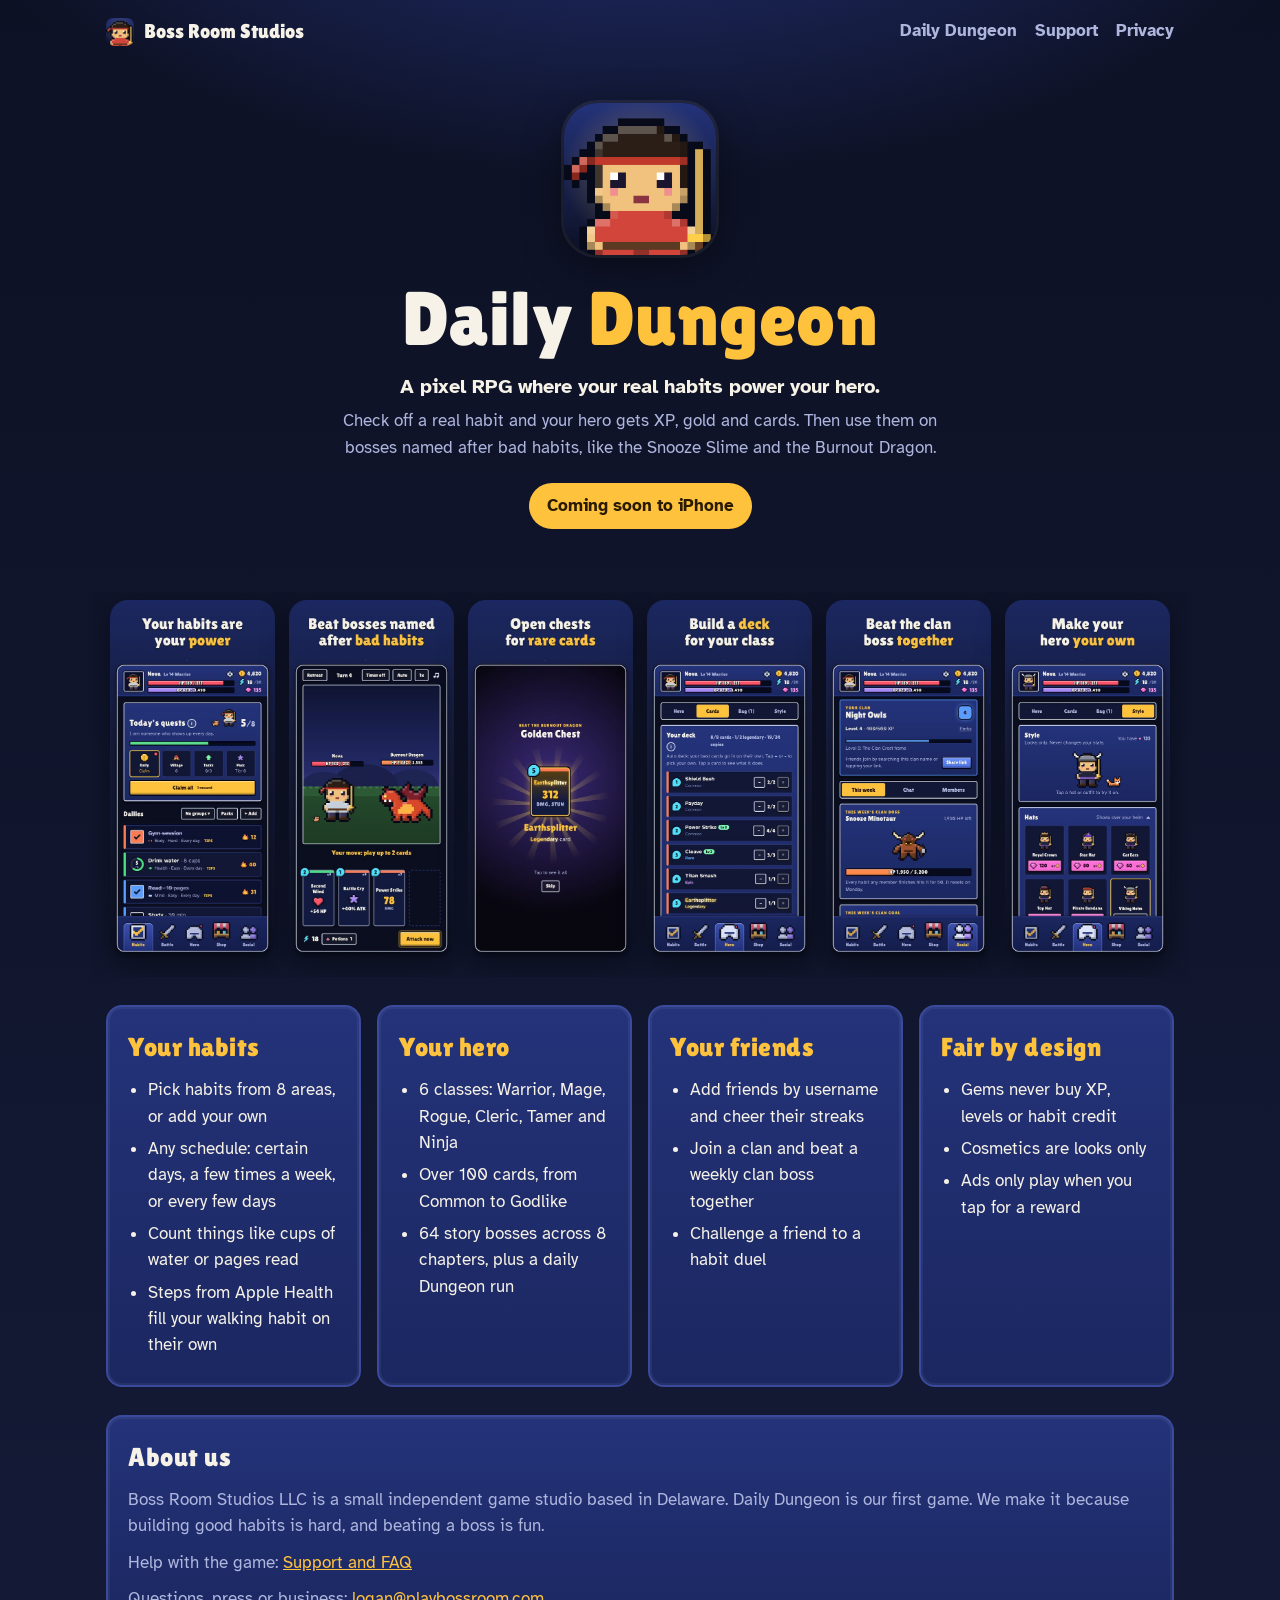
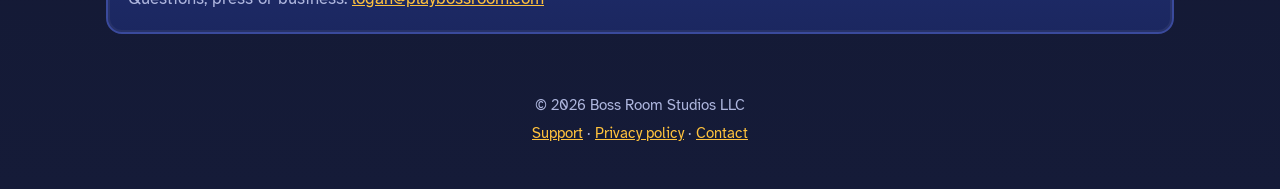
<file: index.html>
<!doctype html>
<html lang="en">
<head>
<meta charset="utf-8">
<meta name="viewport" content="width=device-width, initial-scale=1">
<title>Daily Dungeon by Boss Room Studios</title>
<meta name="description" content="Daily Dungeon is a pixel RPG habit tracker. Check off real habits to power your hero, then beat bosses named after bad habits. By Boss Room Studios LLC.">
<meta property="og:title" content="Daily Dungeon by Boss Room Studios">
<meta property="og:description" content="Your habits are your power. A pixel RPG habit tracker, coming soon to iPhone.">
<meta property="og:image" content="https://playbossroom.com/icon-512.png">
<meta property="og:url" content="https://playbossroom.com/">
<link rel="icon" href="icon-32.png">
<link rel="apple-touch-icon" href="icon-180.png">
<link rel="preconnect" href="https://fonts.googleapis.com">
<link rel="preconnect" href="https://fonts.gstatic.com" crossorigin>
<link href="https://fonts.googleapis.com/css2?family=Atkinson+Hyperlegible:wght@400;700&family=Lilita+One&display=swap" rel="stylesheet">
<link rel="stylesheet" href="style.css">
</head>
<body>
<header class="top">
  <a class="brand" href="./"><img src="icon-32.png" alt="" width="28" height="28"><span>Boss Room Studios</span></a>
  <nav><a href="#game">Daily Dungeon</a><a href="support.html">Support</a><a href="privacy.html">Privacy</a></nav>
</header>

<main>
  <section class="hero" id="game">
    <img class="icon" src="icon-512.png" alt="Daily Dungeon app icon" width="152" height="152">
    <h1>Daily <span>Dungeon</span></h1>
    <p class="tag">A pixel RPG where your real habits power your hero.</p>
    <p class="lead">Check off a real habit and your hero gets XP, gold and cards. Then use them on bosses named after bad habits, like the Snooze Slime and the Burnout Dragon.</p>
    <p class="badge">Coming soon to iPhone</p>
  </section>

  <section class="shots" aria-label="Screenshots">
    <div class="strip">
      <img src="01-habits.jpg" alt="Habits screen: your habits are your power" width="480" height="1043" loading="lazy">
      <img src="02-boss-fight.jpg" alt="Boss fight against the Burnout Dragon" width="480" height="1043" loading="lazy">
      <img src="03-chest.jpg" alt="Opening a chest for a rare card" width="480" height="1043" loading="lazy">
      <img src="04-deck.jpg" alt="Building a card deck for your class" width="480" height="1043" loading="lazy">
      <img src="05-clan.jpg" alt="Beating the weekly clan boss together" width="480" height="1043" loading="lazy">
      <img src="06-style.jpg" alt="Dressing up your hero" width="480" height="1043" loading="lazy">
    </div>
  </section>

  <section class="cards">
    <article class="win">
      <h2>Your habits</h2>
      <ul>
        <li>Pick habits from 8 areas, or add your own</li>
        <li>Any schedule: certain days, a few times a week, or every few days</li>
        <li>Count things like cups of water or pages read</li>
        <li>Steps from Apple Health fill your walking habit on their own</li>
      </ul>
    </article>
    <article class="win">
      <h2>Your hero</h2>
      <ul>
        <li>6 classes: Warrior, Mage, Rogue, Cleric, Tamer and Ninja</li>
        <li>Over 100 cards, from Common to Godlike</li>
        <li>64 story bosses across 8 chapters, plus a daily Dungeon run</li>
      </ul>
    </article>
    <article class="win">
      <h2>Your friends</h2>
      <ul>
        <li>Add friends by username and cheer their streaks</li>
        <li>Join a clan and beat a weekly clan boss together</li>
        <li>Challenge a friend to a habit duel</li>
      </ul>
    </article>
    <article class="win">
      <h2>Fair by design</h2>
      <ul>
        <li>Gems never buy XP, levels or habit credit</li>
        <li>Cosmetics are looks only</li>
        <li>Ads only play when you tap for a reward</li>
      </ul>
    </article>
  </section>

  <section class="about win" id="contact">
    <h2>About us</h2>
    <p>Boss Room Studios LLC is a small independent game studio based in Delaware. Daily Dungeon is our first game. We make it because building good habits is hard, and beating a boss is fun.</p>
    <p>Help with the game: <a href="support.html">Support and FAQ</a></p>
    <p>Questions, press or business: <a href="mailto:logan@playbossroom.com">logan@playbossroom.com</a></p>
  </section>
</main>

<footer>
  <p>&copy; 2026 Boss Room Studios LLC</p>
  <p><a href="support.html">Support</a> &middot; <a href="privacy.html">Privacy policy</a> &middot; <a href="mailto:logan@playbossroom.com">Contact</a></p>
</footer>
</body>
</html>
</file>
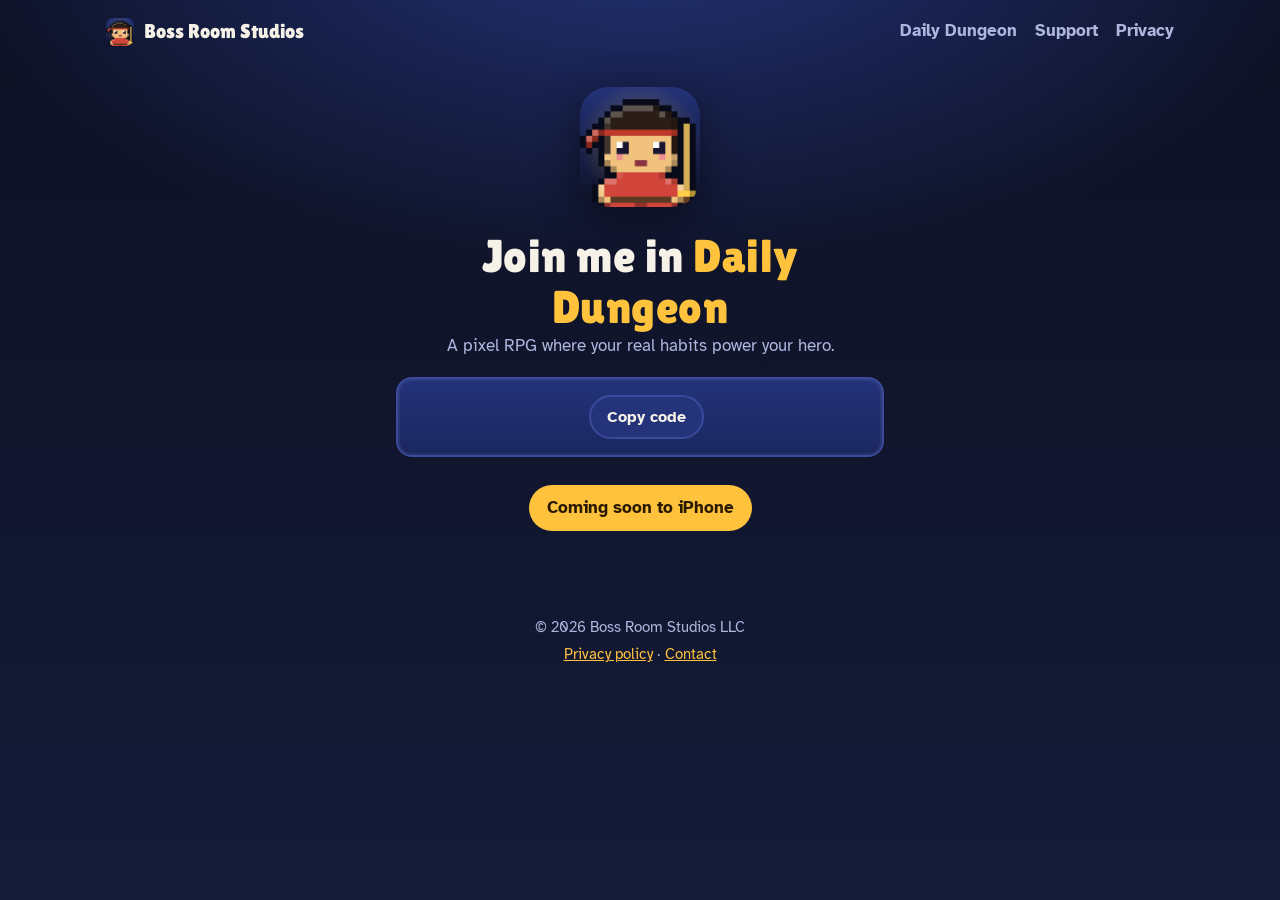
<file: add.html>
<!doctype html>
<html lang="en">
<head>
<meta charset="utf-8">
<meta name="viewport" content="width=device-width, initial-scale=1">
<title>Join me in Daily Dungeon</title>
<meta name="description" content="A friend invited you to Daily Dungeon, the pixel RPG habit tracker. Use their friend code and you both get 200 gold and 10 gems.">
<meta property="og:title" content="Join me in Daily Dungeon">
<meta property="og:description" content="Use my friend code and we both get 200 gold and 10 gems.">
<meta property="og:image" content="https://playbossroom.com/icon-512.png">
<link rel="icon" href="icon-32.png">
<link rel="apple-touch-icon" href="icon-180.png">
<link rel="preconnect" href="https://fonts.googleapis.com">
<link rel="preconnect" href="https://fonts.gstatic.com" crossorigin>
<link href="https://fonts.googleapis.com/css2?family=Atkinson+Hyperlegible:wght@400;700&family=Lilita+One&display=swap" rel="stylesheet">
<link rel="stylesheet" href="style.css">
<style>
  .inv { max-width: 520px; margin: 24px auto 40px; text-align: center; }
  .inv .icon { border-radius: 28px; box-shadow: 0 10px 40px rgba(0,0,0,.45); }
  .inv h1 { font-size: clamp(32px, 8vw, 46px); margin-top: 16px; line-height: 1.1; }
  .inv h1 span { color: var(--gold); }
  .code { display: flex; align-items: center; justify-content: center; gap: 12px; flex-wrap: wrap; margin: 18px 0 6px; padding: 16px; }
  .code b { font: 400 30px "Lilita One", system-ui, sans-serif; color: var(--gold); letter-spacing: .5px; word-break: break-all; }
  .copy { font: 700 16px "Atkinson Hyperlegible", system-ui, sans-serif; padding: 10px 16px; border-radius: 999px; border: 2px solid var(--edge); background: var(--win-2); color: var(--ink); cursor: pointer; }
  .steps { text-align: left; margin: 18px auto 0; padding: 18px 18px 18px 38px; }
  .steps li { margin: 8px 0; }
</style>
</head>
<body>
<header class="top">
  <a class="brand" href="./"><img src="icon-32.png" alt="" width="28" height="28"><span>Boss Room Studios</span></a>
  <nav><a href="./#game">Daily Dungeon</a><a href="support.html">Support</a><a href="privacy.html">Privacy</a></nav>
</header>

<main class="inv">
  <img class="icon" src="icon-512.png" alt="Daily Dungeon app icon" width="120" height="120">
  <h1 id="title">Join me in <span>Daily Dungeon</span></h1>
  <p class="lead" id="lead">A pixel RPG where your real habits power your hero.</p>
  <div class="code win" id="codebox" hidden><b id="code"></b><button class="copy" id="copy" type="button">Copy code</button></div>
  <p id="gift" style="color:var(--dim);font-size:15px" hidden>Use this code and you both get 200 gold and 10 gems.</p>
  <p class="badge">Coming soon to iPhone</p>
  <ol class="steps win" id="steps" hidden>
    <li>Get Daily Dungeon on your iPhone.</li>
    <li id="step2">Open the Social tab and add the code above.</li>
    <li>Your friend gets the same gift when they accept.</li>
  </ol>
</main>

<footer>
  <p>&copy; 2026 Boss Room Studios LLC</p>
  <p><a href="privacy.html">Privacy policy</a> &middot; <a href="mailto:logan@playbossroom.com">Contact</a></p>
</footer>
<script>
(() => {
  const q = new URLSearchParams(location.search);
  const clean = v => (v || '').replace(/[^A-Za-z0-9_ ]/g, '').slice(0, 20).trim();
  const u = clean(q.get('u')).replace(/ /g, ''), clan = clean(q.get('clan'));
  const $ = id => document.getElementById(id);
  if (u) {
    $('title').textContent = '@' + u + ' invited you';
    $('lead').textContent = 'Daily Dungeon is a pixel RPG where your real habits power your hero.';
    $('code').textContent = '@' + u;
    $('codebox').hidden = false; $('gift').hidden = false; $('steps').hidden = false;
  } else if (clan) {
    $('title').textContent = 'Join the clan ' + clan;
    $('lead').textContent = 'Every habit a member finishes hits your weekly clan boss.';
    $('code').textContent = clan;
    $('codebox').hidden = false; $('steps').hidden = false;
    $('step2').textContent = 'Open the Social tab, then Clan, and join by this name.';
    $('steps').lastElementChild.remove();
  }
  $('copy').addEventListener('click', async () => {
    try { await navigator.clipboard.writeText($('code').textContent); $('copy').textContent = 'Copied'; } catch (e) { $('copy').textContent = 'Press and hold to copy'; }
  });
})();
</script>
</body>
</html>
</file>
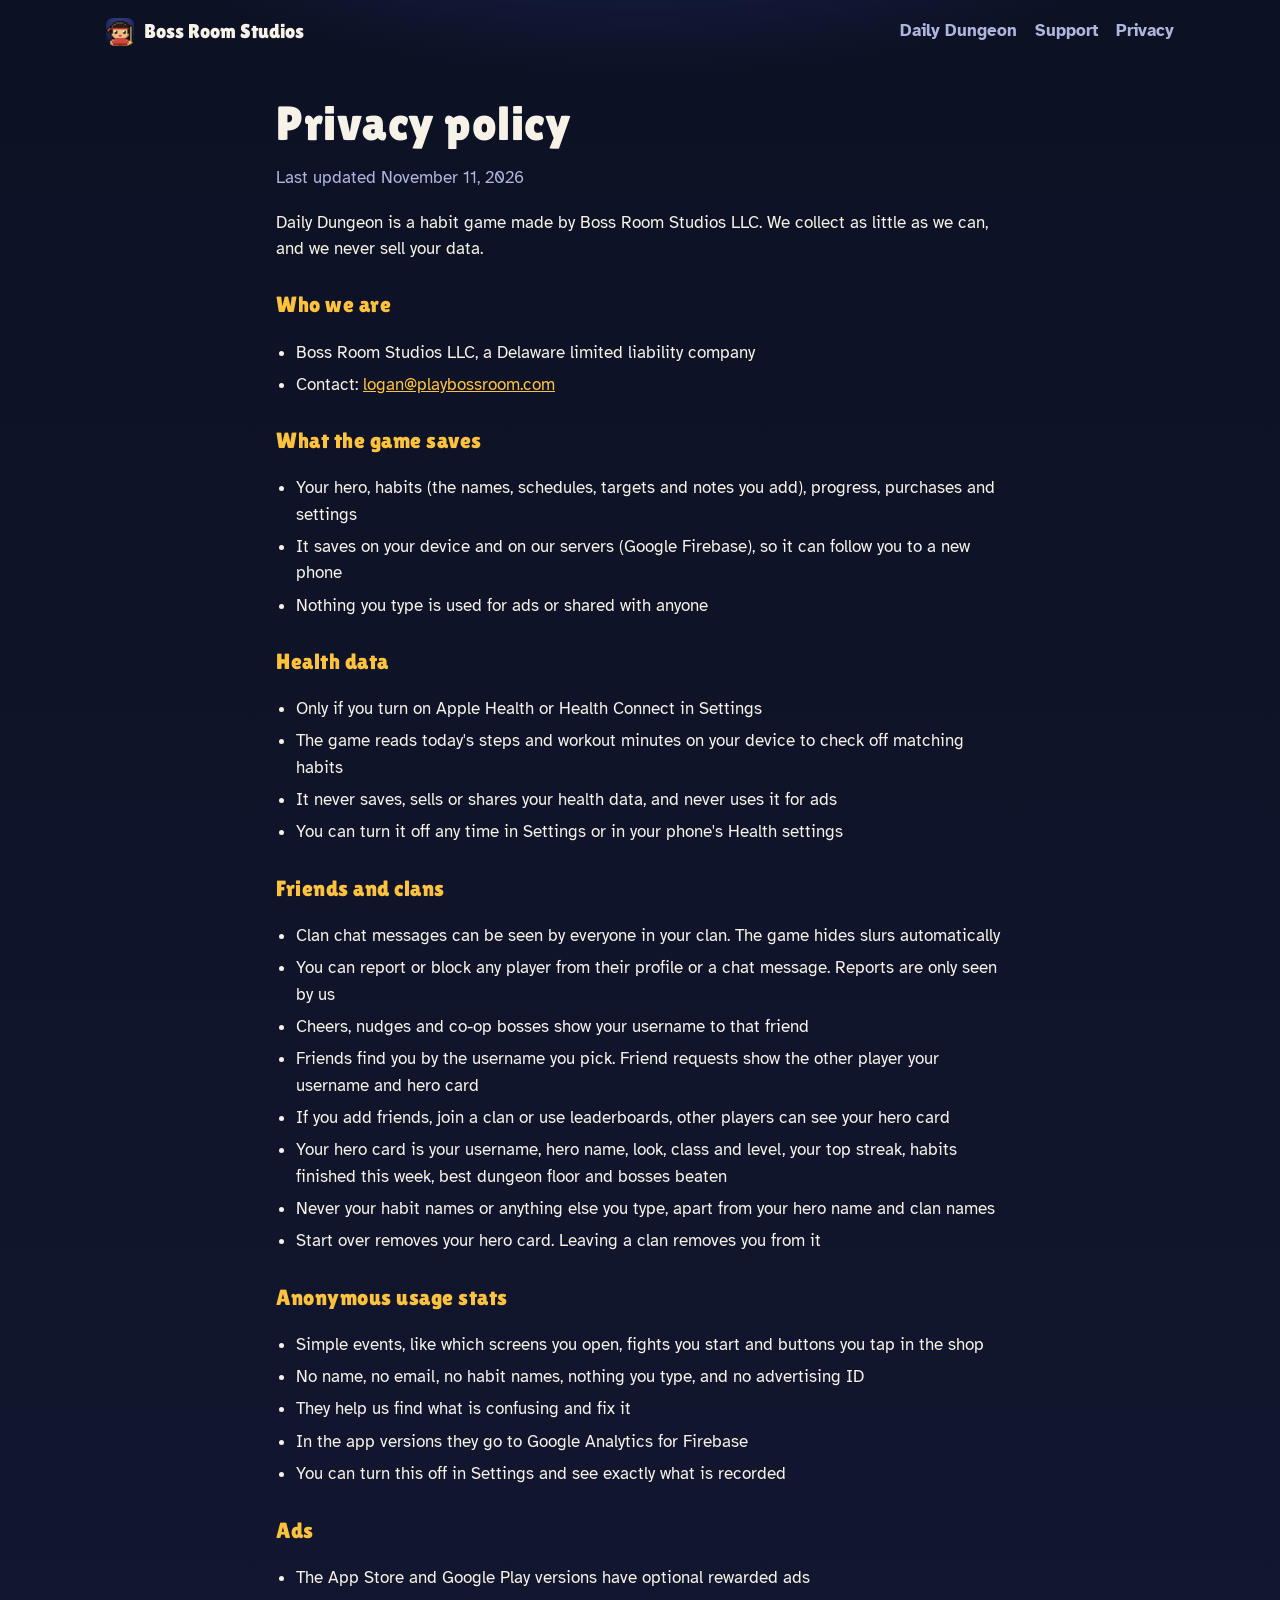
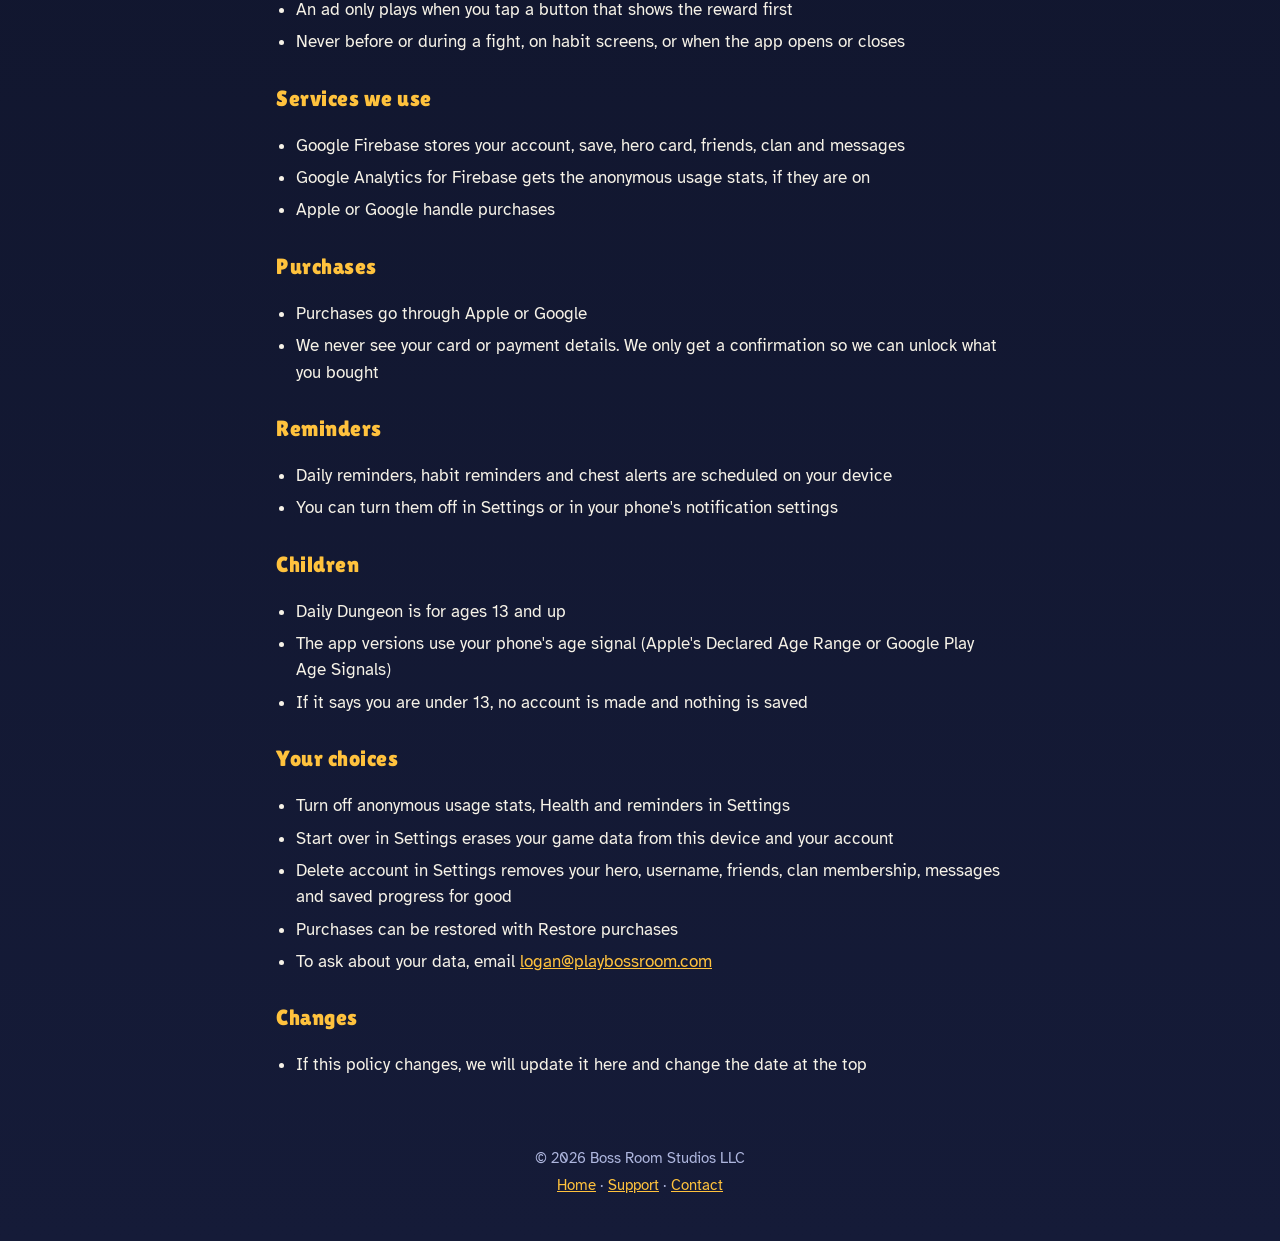
<file: privacy.html>
<!doctype html>
<html lang="en">
<head>
<meta charset="utf-8">
<meta name="viewport" content="width=device-width, initial-scale=1">
<title>Privacy Policy | Daily Dungeon</title>
<meta name="description" content="Privacy policy for Daily Dungeon by Boss Room Studios LLC.">
<link rel="icon" href="icon-32.png">
<link rel="apple-touch-icon" href="icon-180.png">
<link rel="preconnect" href="https://fonts.googleapis.com">
<link rel="preconnect" href="https://fonts.gstatic.com" crossorigin>
<link href="https://fonts.googleapis.com/css2?family=Atkinson+Hyperlegible:wght@400;700&family=Lilita+One&display=swap" rel="stylesheet">
<link rel="stylesheet" href="style.css">
</head>
<body>
<header class="top">
  <a class="brand" href="./"><img src="icon-32.png" alt="" width="28" height="28"><span>Boss Room Studios</span></a>
  <nav><a href="./#game">Daily Dungeon</a><a href="support.html">Support</a><a href="privacy.html">Privacy</a></nav>
</header>

<main class="doc">
  <h1>Privacy policy</h1>
  <p class="date">Last updated November 11, 2026</p>
  <p>Daily Dungeon is a habit game made by Boss Room Studios LLC. We collect as little as we can, and we never sell your data.</p>

  <h2>Who we are</h2>
  <ul>
    <li>Boss Room Studios LLC, a Delaware limited liability company</li>
    <li>Contact: <a href="mailto:logan@playbossroom.com">logan@playbossroom.com</a></li>
  </ul>

  <h2>What the game saves</h2>
  <ul>
    <li>Your hero, habits (the names, schedules, targets and notes you add), progress, purchases and settings</li>
    <li>It saves on your device and on our servers (Google Firebase), so it can follow you to a new phone</li>
    <li>Nothing you type is used for ads or shared with anyone</li>
  </ul>

  <h2>Health data</h2>
  <ul>
    <li>Only if you turn on Apple Health or Health Connect in Settings</li>
    <li>The game reads today's steps and workout minutes on your device to check off matching habits</li>
    <li>It never saves, sells or shares your health data, and never uses it for ads</li>
    <li>You can turn it off any time in Settings or in your phone's Health settings</li>
  </ul>

  <h2>Friends and clans</h2>
  <ul>
    <li>Clan chat messages can be seen by everyone in your clan. The game hides slurs automatically</li>
    <li>You can report or block any player from their profile or a chat message. Reports are only seen by us</li>
    <li>Cheers, nudges and co-op bosses show your username to that friend</li>
    <li>Friends find you by the username you pick. Friend requests show the other player your username and hero card</li>
    <li>If you add friends, join a clan or use leaderboards, other players can see your hero card</li>
    <li>Your hero card is your username, hero name, look, class and level, your top streak, habits finished this week, best dungeon floor and bosses beaten</li>
    <li>Never your habit names or anything else you type, apart from your hero name and clan names</li>
    <li>Start over removes your hero card. Leaving a clan removes you from it</li>
  </ul>

  <h2>Anonymous usage stats</h2>
  <ul>
    <li>Simple events, like which screens you open, fights you start and buttons you tap in the shop</li>
    <li>No name, no email, no habit names, nothing you type, and no advertising ID</li>
    <li>They help us find what is confusing and fix it</li>
    <li>In the app versions they go to Google Analytics for Firebase</li>
    <li>You can turn this off in Settings and see exactly what is recorded</li>
  </ul>

  <h2>Ads</h2>
  <ul>
    <li>The App Store and Google Play versions have optional rewarded ads</li>
    <li>An ad only plays when you tap a button that shows the reward first</li>
    <li>Never before or during a fight, on habit screens, or when the app opens or closes</li>
  </ul>

  <h2>Services we use</h2>
  <ul>
    <li>Google Firebase stores your account, save, hero card, friends, clan and messages</li>
    <li>Google Analytics for Firebase gets the anonymous usage stats, if they are on</li>
    <li>Apple or Google handle purchases</li>
  </ul>

  <h2>Purchases</h2>
  <ul>
    <li>Purchases go through Apple or Google</li>
    <li>We never see your card or payment details. We only get a confirmation so we can unlock what you bought</li>
  </ul>

  <h2>Reminders</h2>
  <ul>
    <li>Daily reminders, habit reminders and chest alerts are scheduled on your device</li>
    <li>You can turn them off in Settings or in your phone's notification settings</li>
  </ul>

  <h2>Children</h2>
  <ul>
    <li>Daily Dungeon is for ages 13 and up</li>
    <li>The app versions use your phone's age signal (Apple's Declared Age Range or Google Play Age Signals)</li>
    <li>If it says you are under 13, no account is made and nothing is saved</li>
  </ul>

  <h2>Your choices</h2>
  <ul>
    <li>Turn off anonymous usage stats, Health and reminders in Settings</li>
    <li>Start over in Settings erases your game data from this device and your account</li>
    <li>Delete account in Settings removes your hero, username, friends, clan membership, messages and saved progress for good</li>
    <li>Purchases can be restored with Restore purchases</li>
    <li>To ask about your data, email <a href="mailto:logan@playbossroom.com">logan@playbossroom.com</a></li>
  </ul>

  <h2>Changes</h2>
  <ul>
    <li>If this policy changes, we will update it here and change the date at the top</li>
  </ul>
</main>

<footer>
  <p>&copy; 2026 Boss Room Studios LLC</p>
  <p><a href="./">Home</a> &middot; <a href="support.html">Support</a> &middot; <a href="mailto:logan@playbossroom.com">Contact</a></p>
</footer>
</body>
</html>
</file>
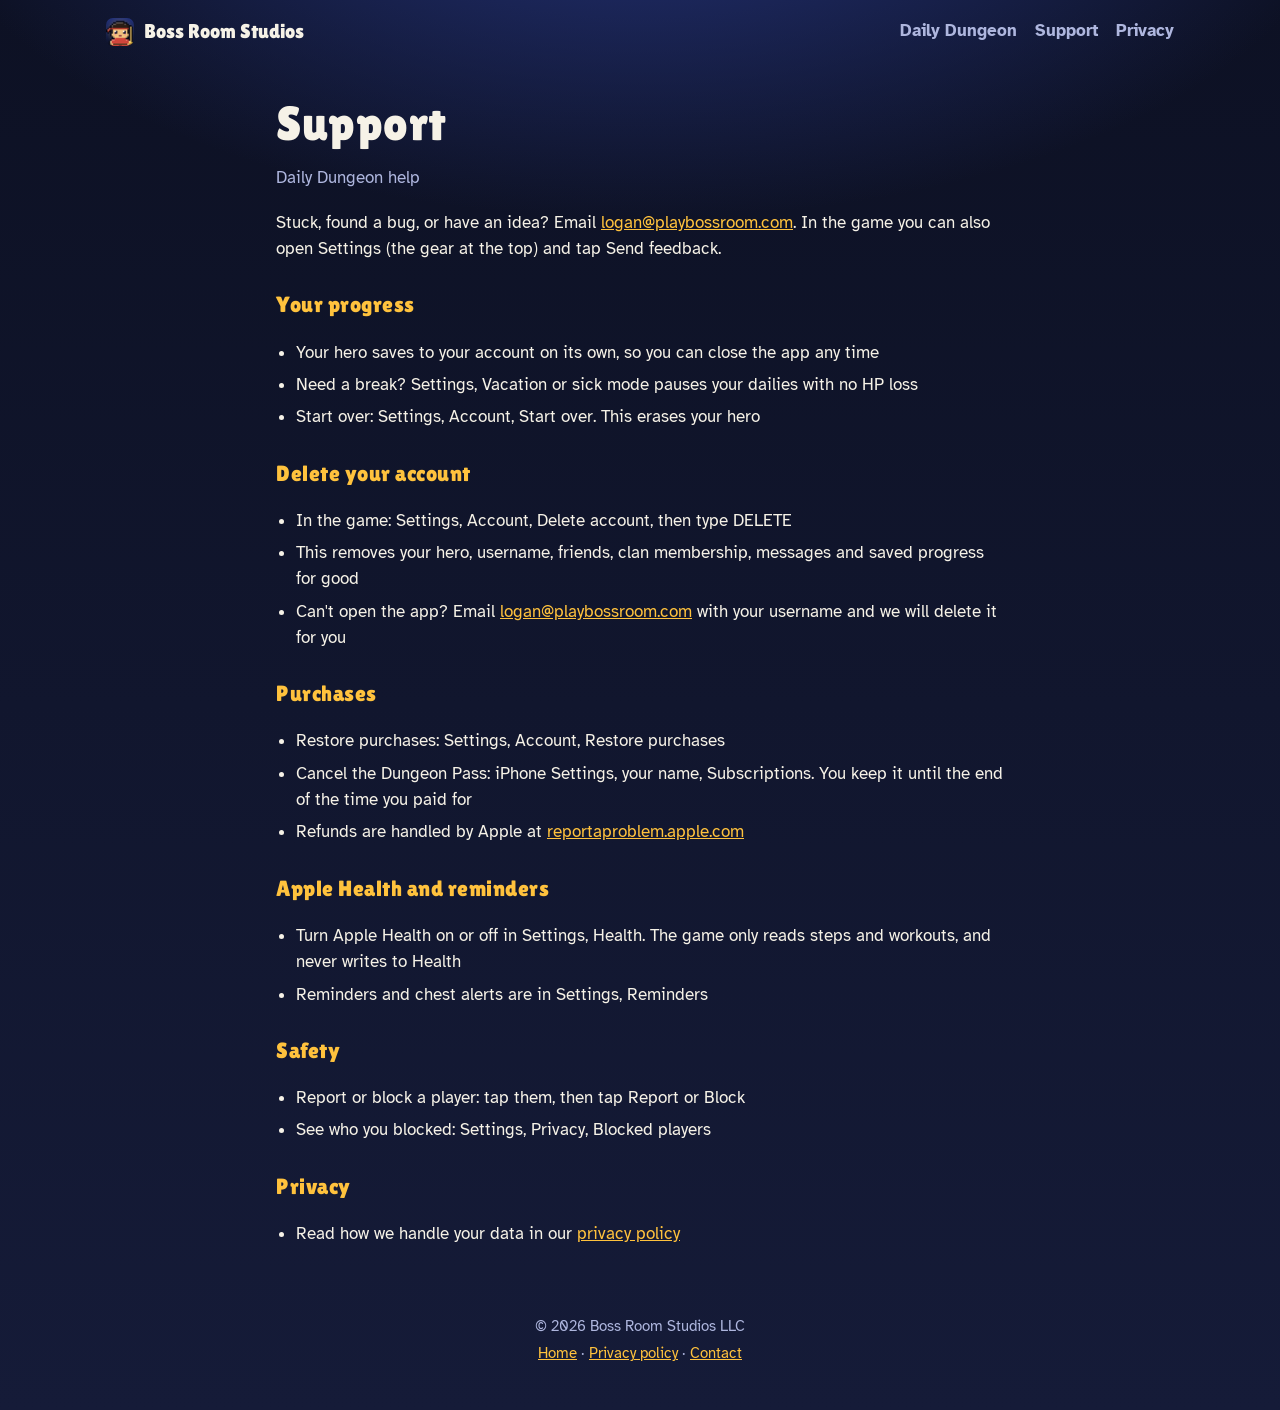
<file: support.html>
<!doctype html>
<html lang="en">
<head>
<meta charset="utf-8">
<meta name="viewport" content="width=device-width, initial-scale=1">
<title>Support | Daily Dungeon</title>
<meta name="description" content="Help with Daily Dungeon: account, purchases, Apple Health, reminders and safety. By Boss Room Studios LLC.">
<link rel="icon" href="icon-32.png">
<link rel="apple-touch-icon" href="icon-180.png">
<link rel="preconnect" href="https://fonts.googleapis.com">
<link rel="preconnect" href="https://fonts.gstatic.com" crossorigin>
<link href="https://fonts.googleapis.com/css2?family=Atkinson+Hyperlegible:wght@400;700&family=Lilita+One&display=swap" rel="stylesheet">
<link rel="stylesheet" href="style.css">
</head>
<body>
<header class="top">
  <a class="brand" href="./"><img src="icon-32.png" alt="" width="28" height="28"><span>Boss Room Studios</span></a>
  <nav><a href="./#game">Daily Dungeon</a><a href="support.html">Support</a><a href="privacy.html">Privacy</a></nav>
</header>

<main class="doc">
  <h1>Support</h1>
  <p class="date">Daily Dungeon help</p>
  <p>Stuck, found a bug, or have an idea? Email <a href="mailto:logan@playbossroom.com">logan@playbossroom.com</a>. In the game you can also open Settings (the gear at the top) and tap Send feedback.</p>

  <h2>Your progress</h2>
  <ul>
    <li>Your hero saves to your account on its own, so you can close the app any time</li>
    <li>Need a break? Settings, Vacation or sick mode pauses your dailies with no HP loss</li>
    <li>Start over: Settings, Account, Start over. This erases your hero</li>
  </ul>

  <h2 id="delete">Delete your account</h2>
  <ul>
    <li>In the game: Settings, Account, Delete account, then type DELETE</li>
    <li>This removes your hero, username, friends, clan membership, messages and saved progress for good</li>
    <li>Can't open the app? Email <a href="mailto:logan@playbossroom.com?subject=Delete%20my%20account">logan@playbossroom.com</a> with your username and we will delete it for you</li>
  </ul>

  <h2>Purchases</h2>
  <ul>
    <li>Restore purchases: Settings, Account, Restore purchases</li>
    <li>Cancel the Dungeon Pass: iPhone Settings, your name, Subscriptions. You keep it until the end of the time you paid for</li>
    <li>Refunds are handled by Apple at <a href="https://reportaproblem.apple.com">reportaproblem.apple.com</a></li>
  </ul>

  <h2>Apple Health and reminders</h2>
  <ul>
    <li>Turn Apple Health on or off in Settings, Health. The game only reads steps and workouts, and never writes to Health</li>
    <li>Reminders and chest alerts are in Settings, Reminders</li>
  </ul>

  <h2>Safety</h2>
  <ul>
    <li>Report or block a player: tap them, then tap Report or Block</li>
    <li>See who you blocked: Settings, Privacy, Blocked players</li>
  </ul>

  <h2>Privacy</h2>
  <ul>
    <li>Read how we handle your data in our <a href="privacy.html">privacy policy</a></li>
  </ul>
</main>

<footer>
  <p>&copy; 2026 Boss Room Studios LLC</p>
  <p><a href="./">Home</a> &middot; <a href="privacy.html">Privacy policy</a> &middot; <a href="mailto:logan@playbossroom.com">Contact</a></p>
</footer>
</body>
</html>
</file>
<file: style.css>
:root {
  --sky: #0d1124; --sky-2: #151b38; --win: #1b2760; --win-2: #24337a; --edge: #3a4a9c;
  --ink: #f6f2e7; --dim: #aeb6de; --gold: #ffc23d; --xp: #a98bff;
}
* { box-sizing: border-box; }
html { scroll-behavior: smooth; background: var(--sky); }
body {
  margin: 0; color: var(--ink); font: 17px/1.55 "Atkinson Hyperlegible", system-ui, sans-serif;
  background: radial-gradient(1200px 600px at 50% -10%, #24337a 0%, transparent 60%) no-repeat, linear-gradient(var(--sky), var(--sky-2));
  min-height: 100vh;
}
body::before {
  content: ""; position: fixed; inset: 0; pointer-events: none; opacity: .5; z-index: -1;
  background-image: radial-gradient(1px 1px at 12% 18%, #fff 50%, transparent 51%), radial-gradient(1px 1px at 72% 12%, #fff 50%, transparent 51%),
    radial-gradient(1px 1px at 38% 62%, #cfd6ff 50%, transparent 51%), radial-gradient(1.5px 1.5px at 88% 48%, #fff 50%, transparent 51%),
    radial-gradient(1px 1px at 22% 84%, #cfd6ff 50%, transparent 51%), radial-gradient(1px 1px at 58% 32%, #fff 50%, transparent 51%),
    radial-gradient(1.5px 1.5px at 6% 52%, #fff 50%, transparent 51%), radial-gradient(1px 1px at 94% 82%, #cfd6ff 50%, transparent 51%);
}
a { color: var(--gold); }
h1, h2 { font-family: "Lilita One", system-ui, sans-serif; font-weight: 400; letter-spacing: .5px; margin: 0; }

.top { display: flex; align-items: center; justify-content: space-between; gap: 16px; max-width: 1100px; margin: 0 auto; padding: 16px; }
.brand { display: flex; align-items: center; gap: 10px; color: var(--ink); text-decoration: none; font-family: "Lilita One", sans-serif; font-size: 20px; }
.brand img { border-radius: 7px; }
.top nav { display: flex; gap: 18px; flex-wrap: wrap; }
.top nav a { color: var(--dim); text-decoration: none; font-weight: 700; }
.top nav a:hover { color: var(--ink); }

main { max-width: 1100px; margin: 0 auto; padding: 0 16px; }
.hero { text-align: center; padding: 40px 0 28px; }
.hero .icon { border-radius: 34px; box-shadow: 0 10px 40px rgba(0,0,0,.45), 0 0 0 3px rgba(255,255,255,.08); }
.hero h1 { font-size: clamp(44px, 9vw, 76px); margin-top: 18px; line-height: 1; }
.hero h1 span { color: var(--gold); }
.tag { font-size: 20px; font-weight: 700; margin: 14px 0 6px; }
.lead { color: var(--dim); max-width: 620px; margin: 0 auto; }
.badge { display: inline-block; margin-top: 22px; padding: 10px 18px; border-radius: 999px; background: var(--gold); color: #2a1b00; font-weight: 700; }

.shots { margin: 18px -16px 0; }
.strip { display: flex; gap: 14px; overflow-x: auto; padding: 8px 16px 18px; scroll-snap-type: x mandatory; }
.strip img { width: 220px; height: auto; flex: none; border-radius: 18px; scroll-snap-align: center; box-shadow: 0 8px 28px rgba(0,0,0,.4); }
@media (min-width: 1100px) { .strip { justify-content: center; } .strip img { width: 165px; } }

.win { background: linear-gradient(var(--win-2), var(--win)); border: 2px solid var(--edge); border-radius: 16px; padding: 20px; box-shadow: inset 0 0 0 2px rgba(255,255,255,.05); }
.cards { display: grid; grid-template-columns: repeat(auto-fit, minmax(240px, 1fr)); gap: 16px; margin: 28px 0; }
.cards h2 { font-size: 26px; color: var(--gold); }
.cards ul { margin: 10px 0 0; padding-left: 20px; color: var(--ink); }
.cards li { margin: 6px 0; }
.about { margin-bottom: 32px; }
.about h2 { font-size: 26px; }
.about p { color: var(--dim); margin: 10px 0 0; }

footer { text-align: center; color: var(--dim); padding: 24px 16px 40px; font-size: 15px; }
footer p { margin: 4px 0; }

/* privacy page */
.doc { max-width: 760px; margin: 0 auto 40px; }
.doc h1 { font-size: clamp(34px, 7vw, 48px); margin: 24px 0 4px; }
.doc .date { color: var(--dim); margin: 0 0 18px; }
.doc h2 { font-size: 22px; color: var(--gold); margin-top: 26px; }
.doc ul { padding-left: 20px; }
.doc li { margin: 6px 0; }
.doc p { color: var(--ink); }
.brand span { white-space: nowrap; }
@media (max-width: 560px) {
  .top { padding: 12px 16px; }
  .brand { font-size: 18px; }
  .top nav { gap: 14px; }
  .top nav a:first-child { display: none; }
}
</file>
